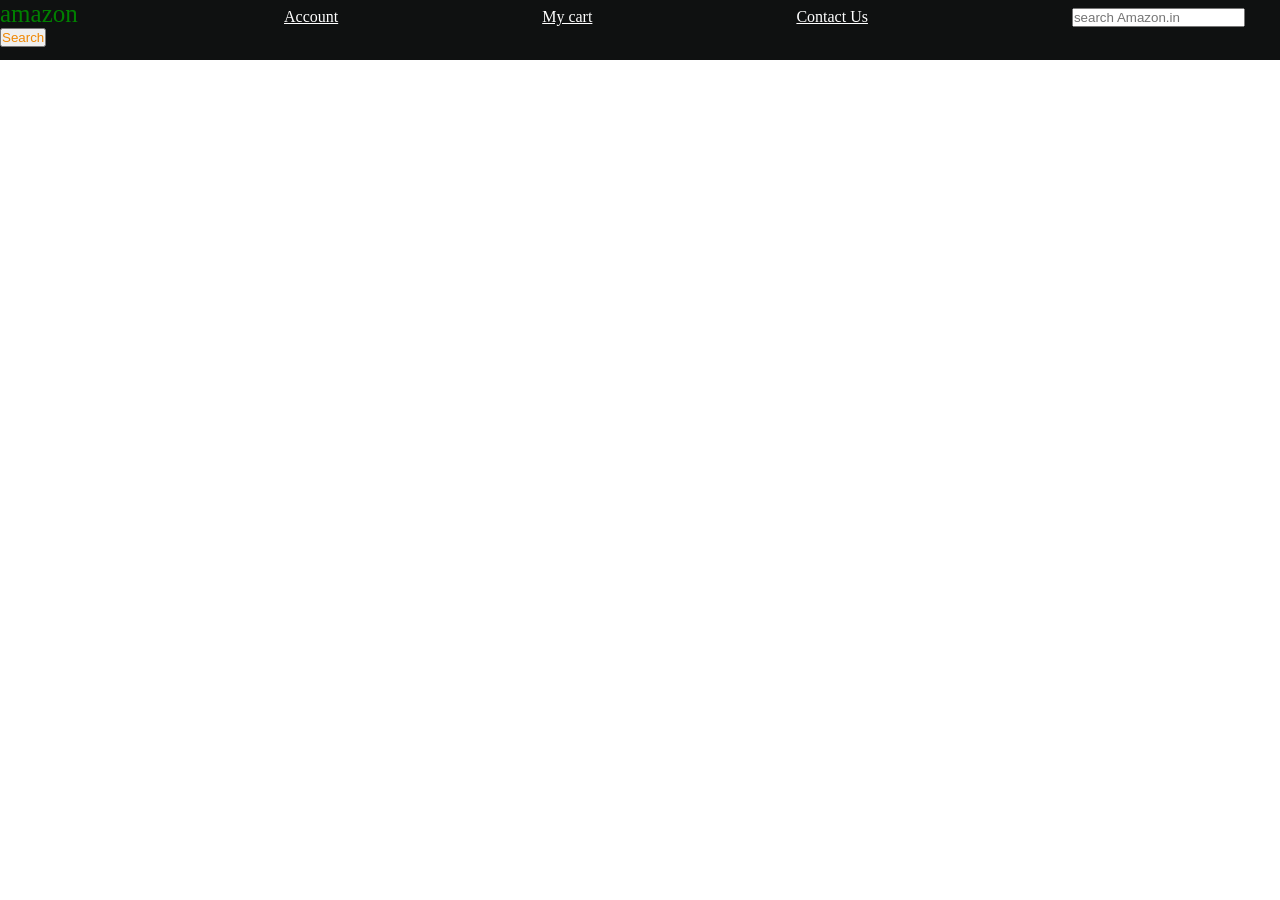
<file: CSS PRactice/index.html>
<!DOCTYPE html>
<html lang="en">
<head>
    <meta charset="UTF-8">
    <meta name="viewport" content="width=device-width, initial-scale=1.0">
    <title>Document</title>
    <link rel="stylesheet" href="style.css">
</head>
<body>
    <div id="navbar"> 
        <a id="logo"> amazon </a>
        <a href="#">Account</a>
        <a href="#">My cart</a>
        <a href="#"> Contact Us</a>  
        <input placeholder="search Amazon.in">
        <button>Search</button>
    </div>
</body>
</html>
</file>
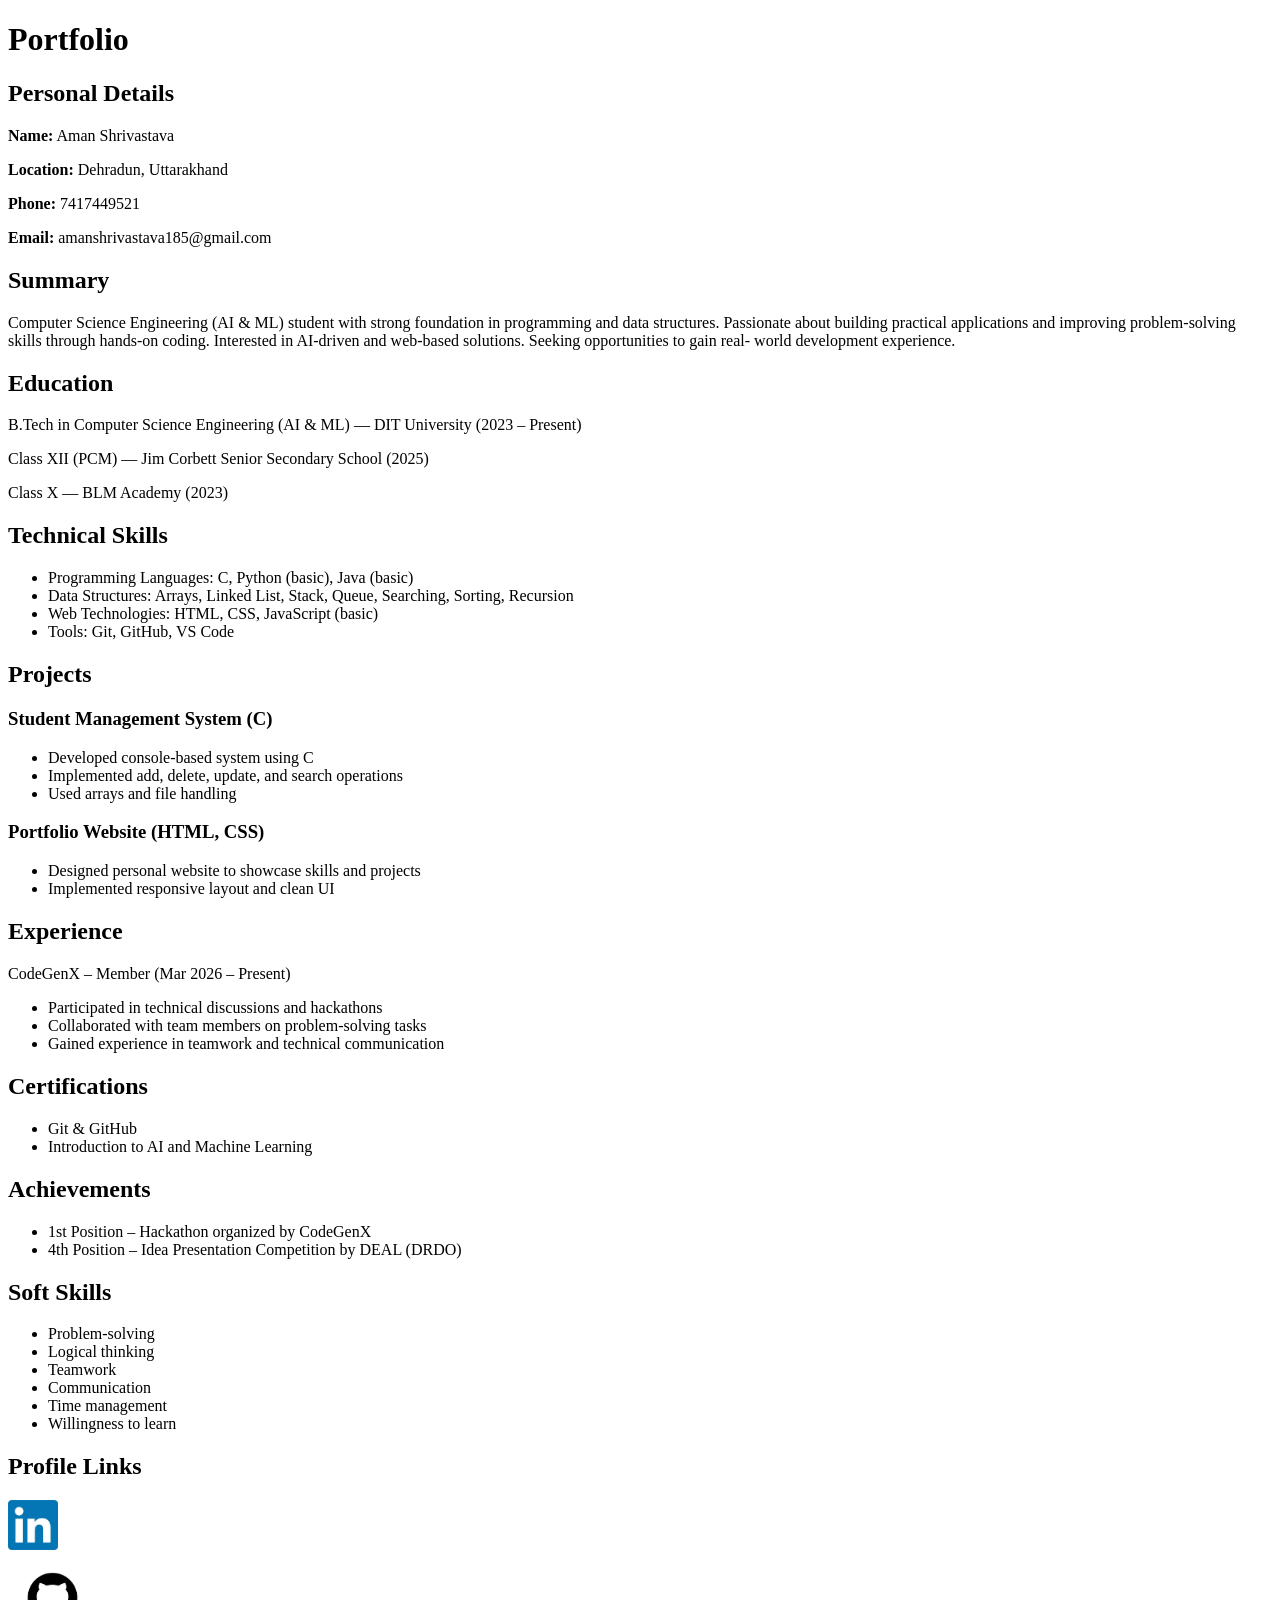
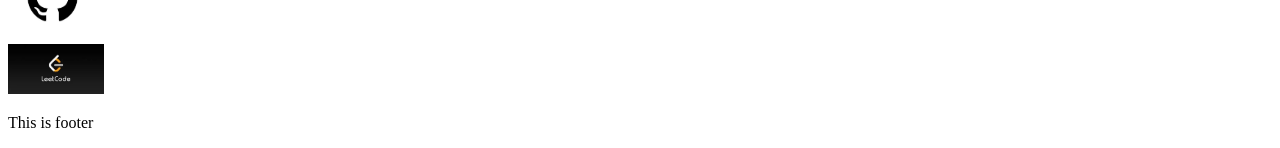
<file: home/index.html>
<!DOCTYPE html>
<html lang="en">
<head>
    <meta charset="UTF-8">
    <meta name="viewport" content="width=device-width, initial-scale=1.0">
    <title>Aman Shrivastava | Portfolio</title>
</head>
<body>

<header>
    <h1>Portfolio</h1>
</header>

<main>

<section>
    <h2>Personal Details</h2>
    <p><b>Name:</b> Aman Shrivastava</p>
    <p><b>Location:</b> Dehradun, Uttarakhand</p>
    <p><b>Phone:</b> 7417449521</p>
    <p><b>Email:</b> amanshrivastava185@gmail.com</p>
</section>

<section>
    <h2>Summary</h2>
    <p>
        Computer Science Engineering (AI & ML) student with strong foundation in programming and data
        structures. Passionate about building practical applications and improving problem-solving skills through
        hands-on coding. Interested in AI-driven and web-based solutions. Seeking opportunities to gain real-
        world development experience.
    </p>
</section>

<section>
    <h2>Education</h2>
    <p>B.Tech in Computer Science Engineering (AI & ML) — DIT University (2023 – Present)</p>
    <p>Class XII (PCM) — Jim Corbett Senior Secondary School (2025)</p>
    <p>Class X — BLM Academy (2023)</p>
</section>

<section>
    <h2>Technical Skills</h2>
    <ul>
        <li>Programming Languages: C, Python (basic), Java (basic)</li>
        <li>Data Structures: Arrays, Linked List, Stack, Queue, Searching, Sorting, Recursion</li>
        <li>Web Technologies: HTML, CSS, JavaScript (basic)</li>
        <li>Tools: Git, GitHub, VS Code</li>
    </ul>
</section>

<section>
    <h2>Projects</h2>
    <article>
        <h3>Student Management System (C)</h3>
        <ul>
            <li>Developed console-based system using C</li>
            <li>Implemented add, delete, update, and search operations</li>
            <li>Used arrays and file handling</li>
        </ul>
    </article>

    <article>
        <h3>Portfolio Website (HTML, CSS)</h3>
        <ul>
            <li>Designed personal website to showcase skills and projects</li>
            <li>Implemented responsive layout and clean UI</li>
        </ul>
    </article>
</section>

<section>
    <h2>Experience</h2>
    <p>CodeGenX – Member (Mar 2026 – Present)</p>
    <ul>
        <li>Participated in technical discussions and hackathons</li>
        <li>Collaborated with team members on problem-solving tasks</li>
        <li>Gained experience in teamwork and technical communication</li>
    </ul>
</section>

<section>
    <h2>Certifications</h2>
    <ul>
        <li>Git & GitHub</li>
        <li>Introduction to AI and Machine Learning</li>
    </ul>
</section>

<section>
    <h2>Achievements</h2>
    <ul>
        <li>1st Position – Hackathon organized by CodeGenX</li>
        <li>4th Position – Idea Presentation Competition by DEAL (DRDO)</li>
    </ul>
</section>

<section>
    <h2>Soft Skills</h2>
    <ul>
        <li>Problem-solving</li>
        <li>Logical thinking</li>
        <li>Teamwork</li>
        <li>Communication</li>
        <li>Time management</li>
        <li>Willingness to learn</li>
    </ul>
</section>

<section>
    <h2>Profile Links</h2>
    <a href="https://www.linkedin.com/in/aman-shrivastava-9267a8364" target="_blank">
        <img src="linkedin.jpg" height="50" alt="LinkedIn">
    </a>

    <br><br>

    <a href="https://github.com/Aman-Kumar-Shrivastava" target="_blank">
      <img src="github.webp" height="50" alt="GitHub">
    </a>

    <br><br>

    <a href="https://leetcode.com/u/Aman_shrivastava007/" target="_blank">
      <img src="leetcode.webp" height="50" alt="LeetCode">
    </a>
</section>

</main>

<footer>
    <p>This is footer</p>
</footer>

</body>
</html>
</file>
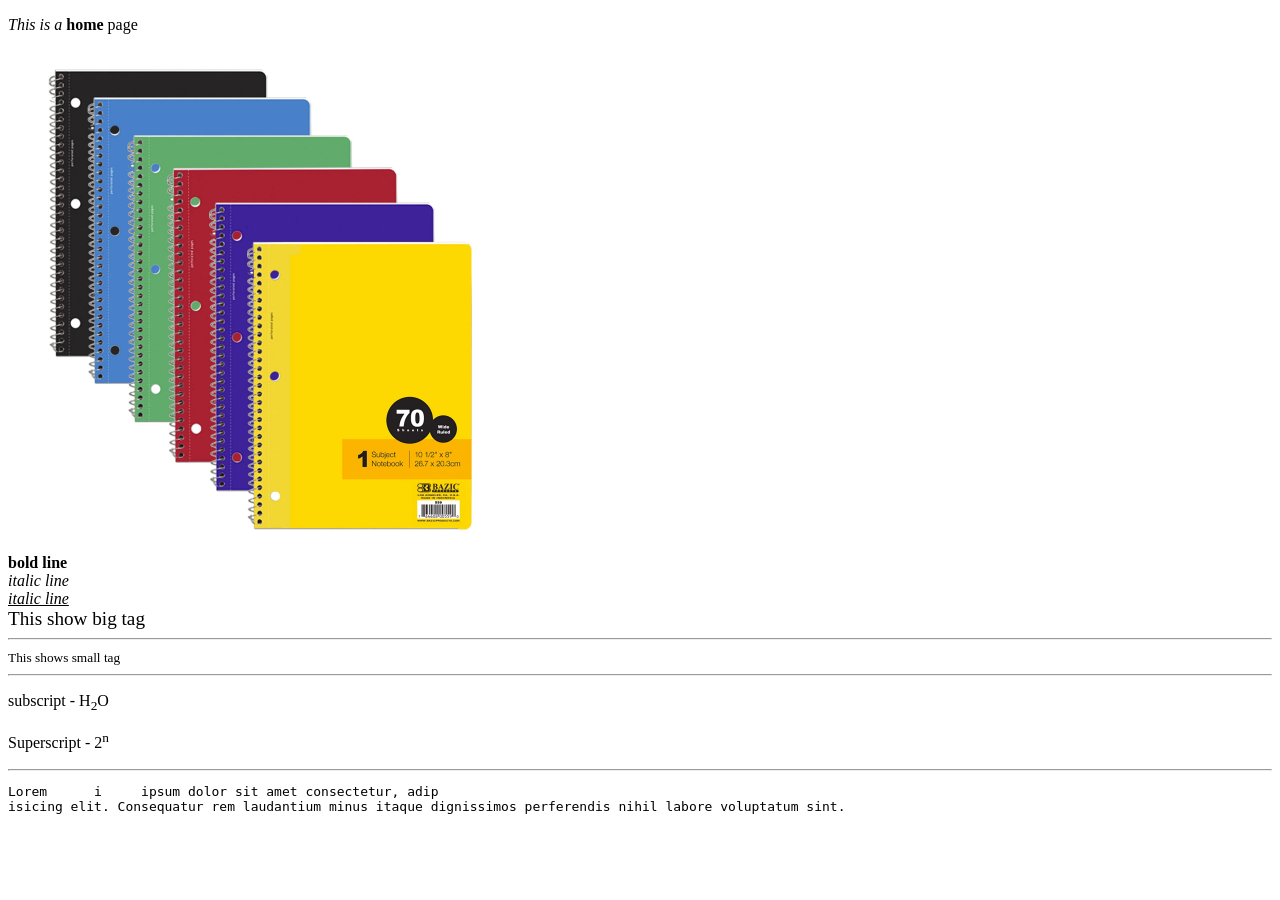
<file: home/home.html>
<!DOCTYPE html>
<html lang="en">
<head>
    <meta charset="UTF-8">
    <title>Home</title>
</head>
<body>

<p><i>This is a</i> <b>home</b> page</p>

<img src="image.webp" alt="Notebook" height="500">

<br>
<b>bold line</b>
<br>
<i>italic line</i>
<br>
<u><i>italic line</i></u>
<br>
<big>This show big tag</big>
<br>
<hr>
<small>This shows small tag</small>
<hr>

<p>subscript - H<sub>2</sub>O</p>
<p>Superscript - 2<sup>n</sup></p>

<hr>

<pre>
Lorem      i     ipsum dolor sit amet consectetur, adip
isicing elit. Consequatur rem laudantium minus itaque dignissimos perferendis nihil labore voluptatum sint.
</pre>

</body>
</html>
</file>
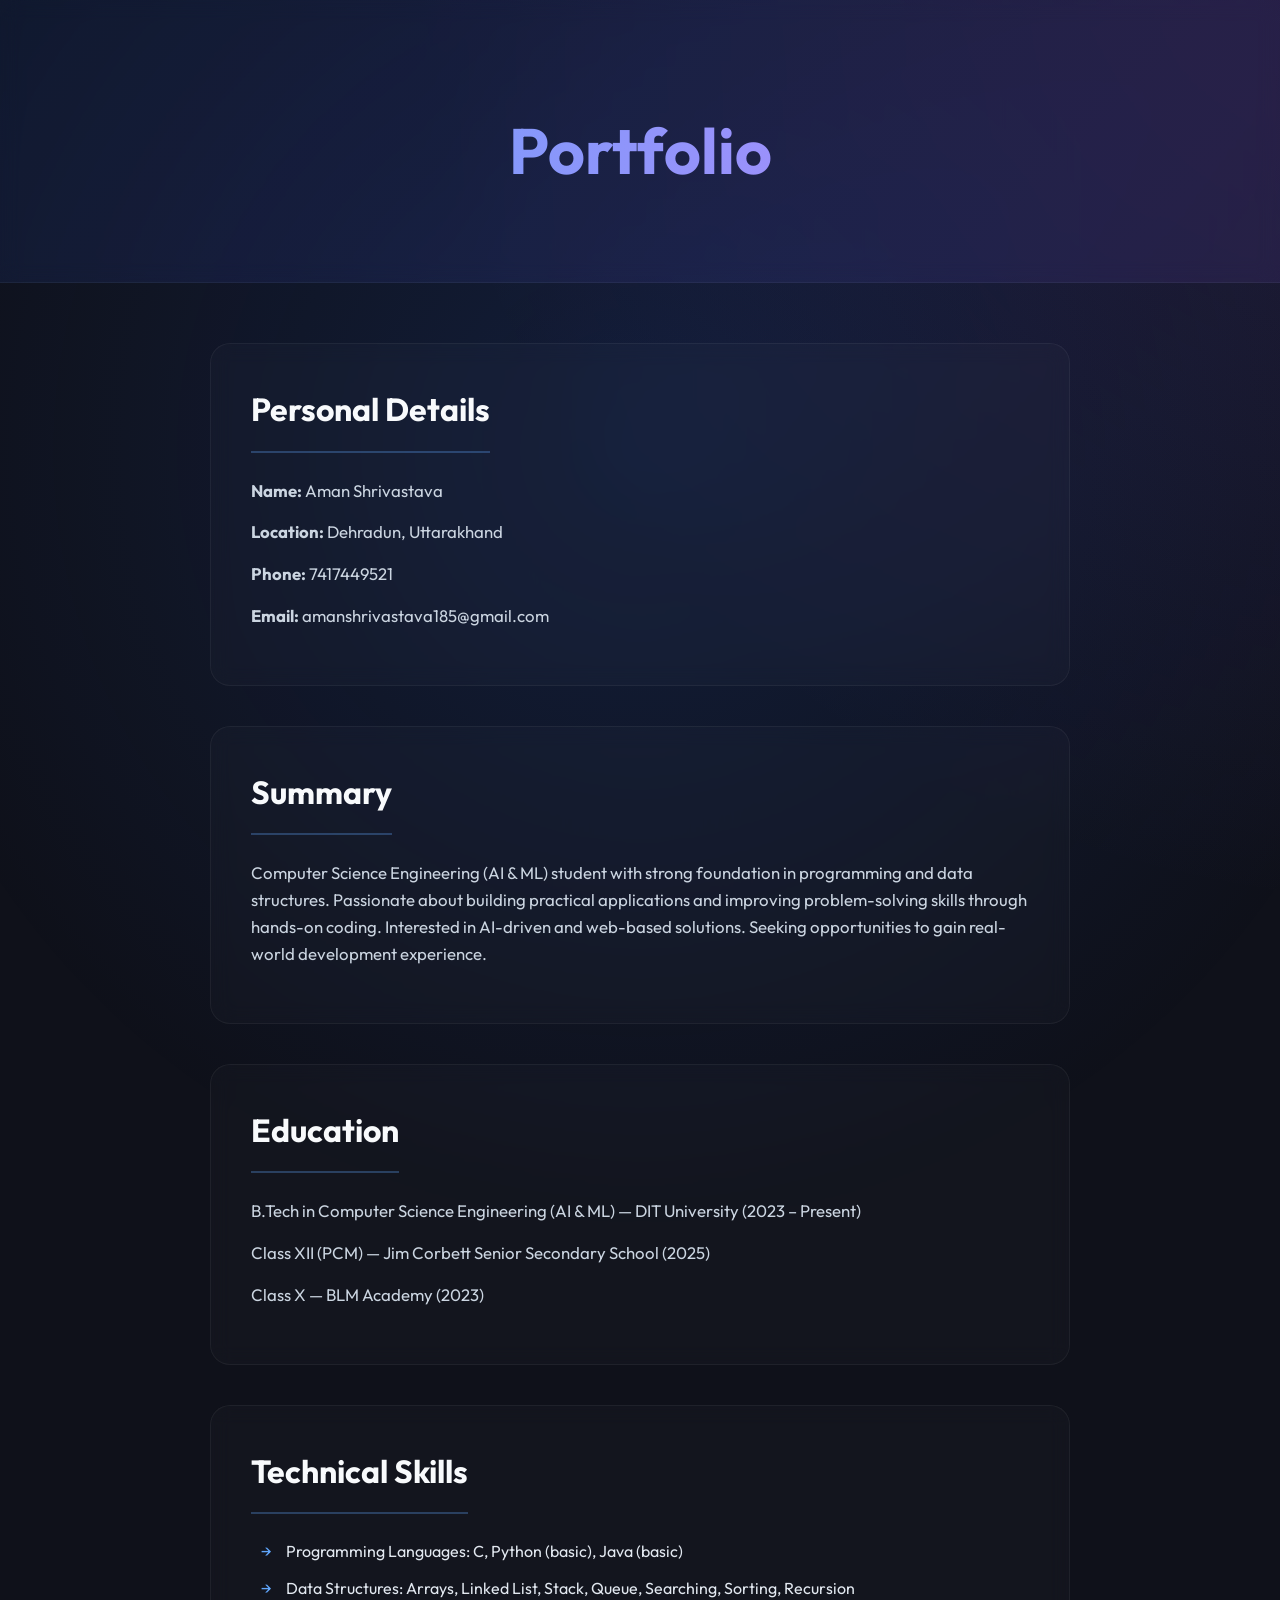
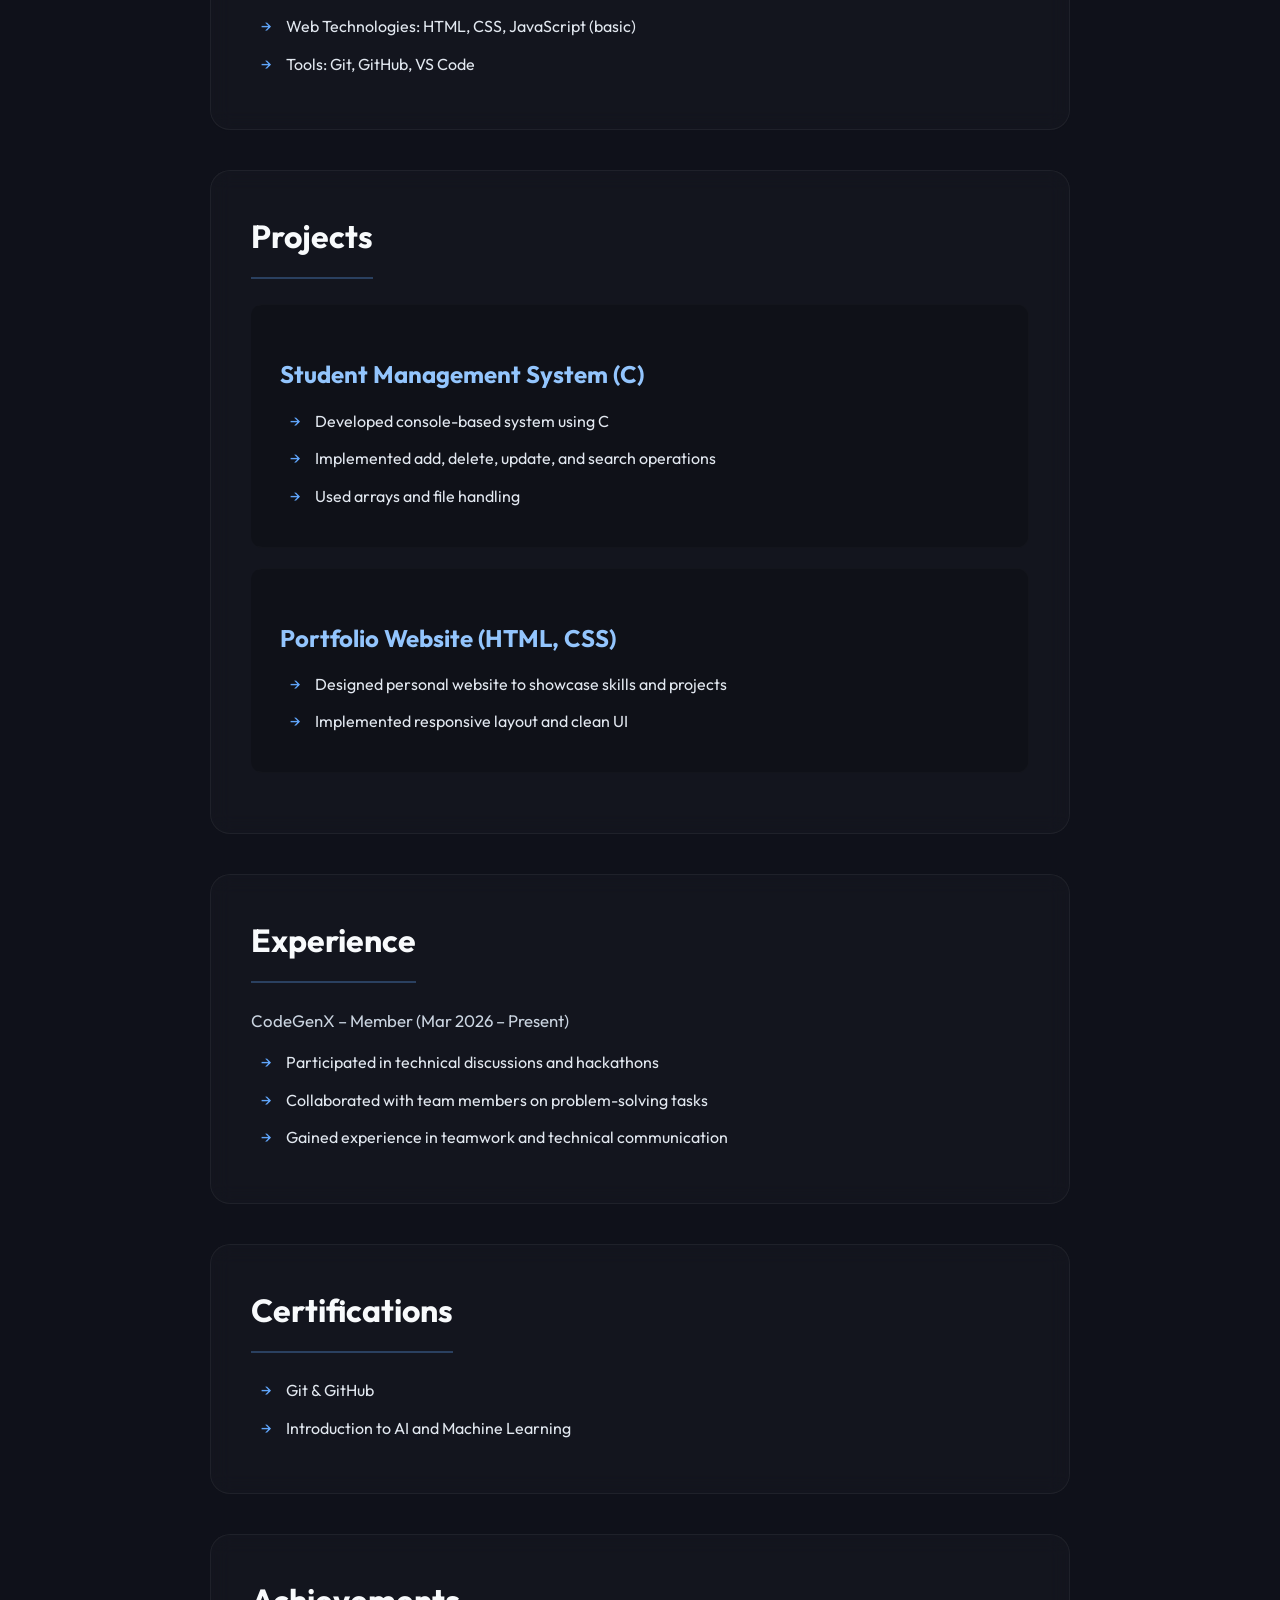
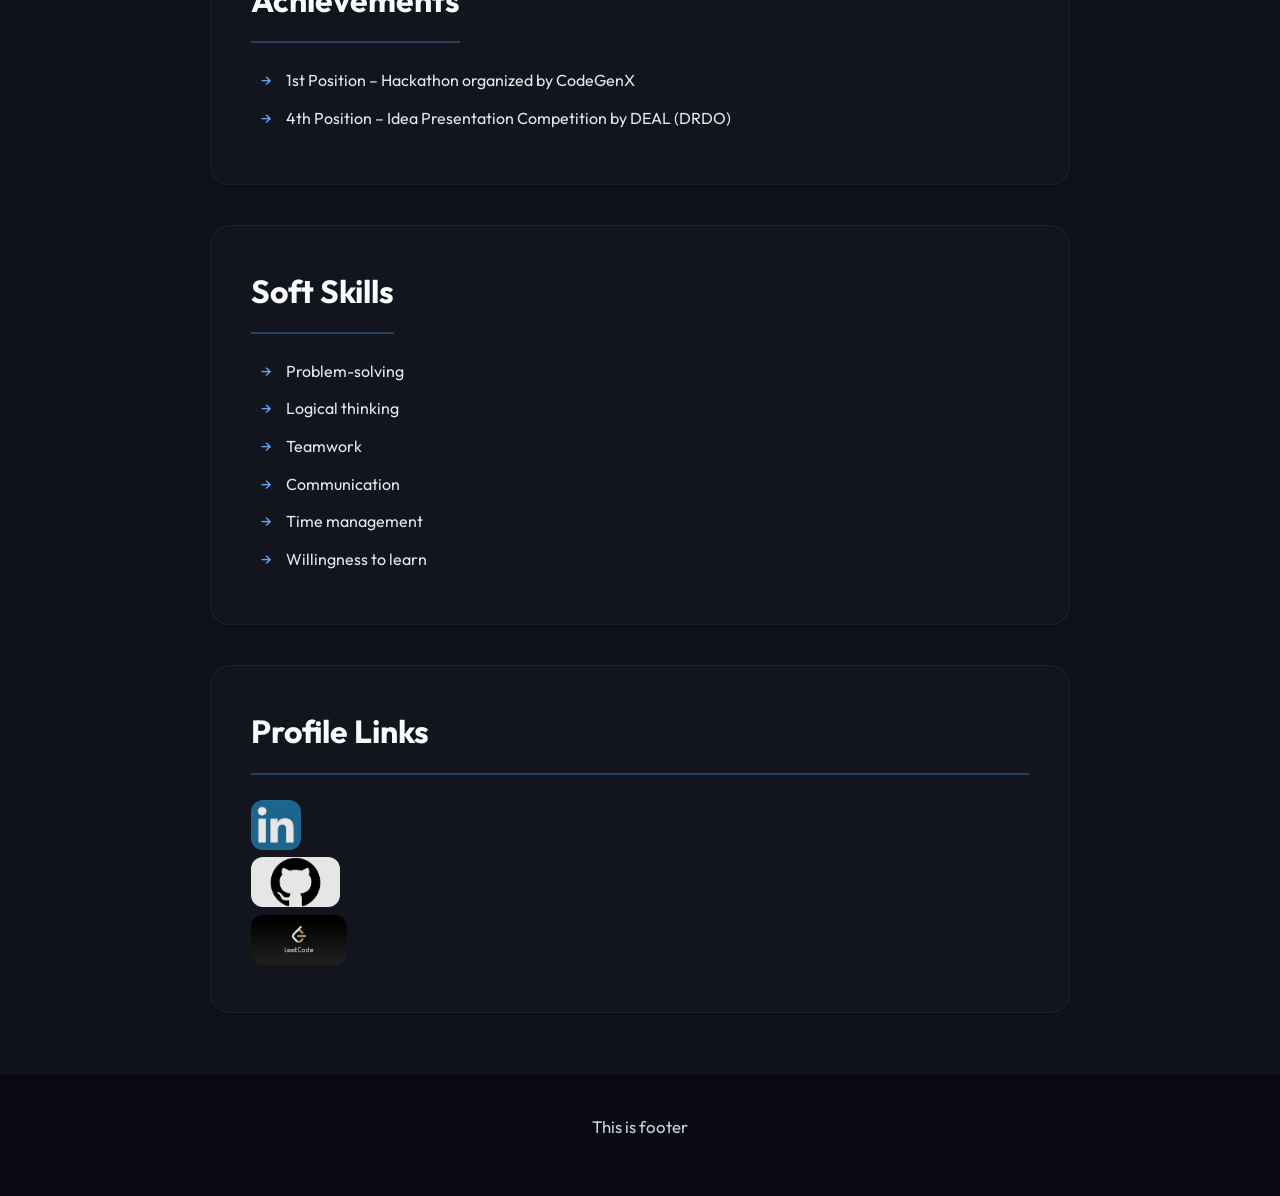
<file: home/index_dynamic.html>
<!DOCTYPE html>
<html lang="en">
<head>
    <meta charset="UTF-8">
    <meta name="viewport" content="width=device-width, initial-scale=1.0">
    <title>Aman Shrivastava | Portfolio</title>
    <link href="https://fonts.googleapis.com/css2?family=Outfit:wght@300;400;600;700&display=swap" rel="stylesheet">
    <link rel="stylesheet" href="style.css">
</head>
<body>

<header>
    <h1>Portfolio</h1>
</header>

<main>

<section>
    <h2>Personal Details</h2>
    <p><b>Name:</b> Aman Shrivastava</p>
    <p><b>Location:</b> Dehradun, Uttarakhand</p>
    <p><b>Phone:</b> 7417449521</p>
    <p><b>Email:</b> amanshrivastava185@gmail.com</p>
</section>

<section>
    <h2>Summary</h2>
    <p>
        Computer Science Engineering (AI & ML) student with strong foundation in programming and data
        structures. Passionate about building practical applications and improving problem-solving skills through
        hands-on coding. Interested in AI-driven and web-based solutions. Seeking opportunities to gain real-
        world development experience.
    </p>
</section>

<section>
    <h2>Education</h2>
    <p>B.Tech in Computer Science Engineering (AI & ML) — DIT University (2023 – Present)</p>
    <p>Class XII (PCM) — Jim Corbett Senior Secondary School (2025)</p>
    <p>Class X — BLM Academy (2023)</p>
</section>

<section>
    <h2>Technical Skills</h2>
    <ul>
        <li>Programming Languages: C, Python (basic), Java (basic)</li>
        <li>Data Structures: Arrays, Linked List, Stack, Queue, Searching, Sorting, Recursion</li>
        <li>Web Technologies: HTML, CSS, JavaScript (basic)</li>
        <li>Tools: Git, GitHub, VS Code</li>
    </ul>
</section>

<section>
    <h2>Projects</h2>
    <article>
        <h3>Student Management System (C)</h3>
        <ul>
            <li>Developed console-based system using C</li>
            <li>Implemented add, delete, update, and search operations</li>
            <li>Used arrays and file handling</li>
        </ul>
    </article>

    <article>
        <h3>Portfolio Website (HTML, CSS)</h3>
        <ul>
            <li>Designed personal website to showcase skills and projects</li>
            <li>Implemented responsive layout and clean UI</li>
        </ul>
    </article>
</section>

<section>
    <h2>Experience</h2>
    <p>CodeGenX – Member (Mar 2026 – Present)</p>
    <ul>
        <li>Participated in technical discussions and hackathons</li>
        <li>Collaborated with team members on problem-solving tasks</li>
        <li>Gained experience in teamwork and technical communication</li>
    </ul>
</section>

<section>
    <h2>Certifications</h2>
    <ul>
        <li>Git & GitHub</li>
        <li>Introduction to AI and Machine Learning</li>
    </ul>
</section>

<section>
    <h2>Achievements</h2>
    <ul>
        <li>1st Position – Hackathon organized by CodeGenX</li>
        <li>4th Position – Idea Presentation Competition by DEAL (DRDO)</li>
    </ul>
</section>

<section>
    <h2>Soft Skills</h2>
    <ul>
        <li>Problem-solving</li>
        <li>Logical thinking</li>
        <li>Teamwork</li>
        <li>Communication</li>
        <li>Time management</li>
        <li>Willingness to learn</li>
    </ul>
</section>

<section>
    <h2>Profile Links</h2>
    <a href="https://www.linkedin.com/in/aman-shrivastava-9267a8364" target="_blank">
        <img src="linkedin.jpg" height="50" alt="LinkedIn">
    </a>

    <br><br>

    <a href="https://github.com/Aman-Kumar-Shrivastava" target="_blank">
      <img src="github.webp" height="50" alt="GitHub">
    </a>

    <br><br>

    <a href="https://leetcode.com/u/Aman_shrivastava007/" target="_blank">
      <img src="leetcode.webp" height="50" alt="LeetCode">
    </a>
</section>

</main>

<footer>
    <p>This is footer</p>
</footer>

</body>
</html>
</file>
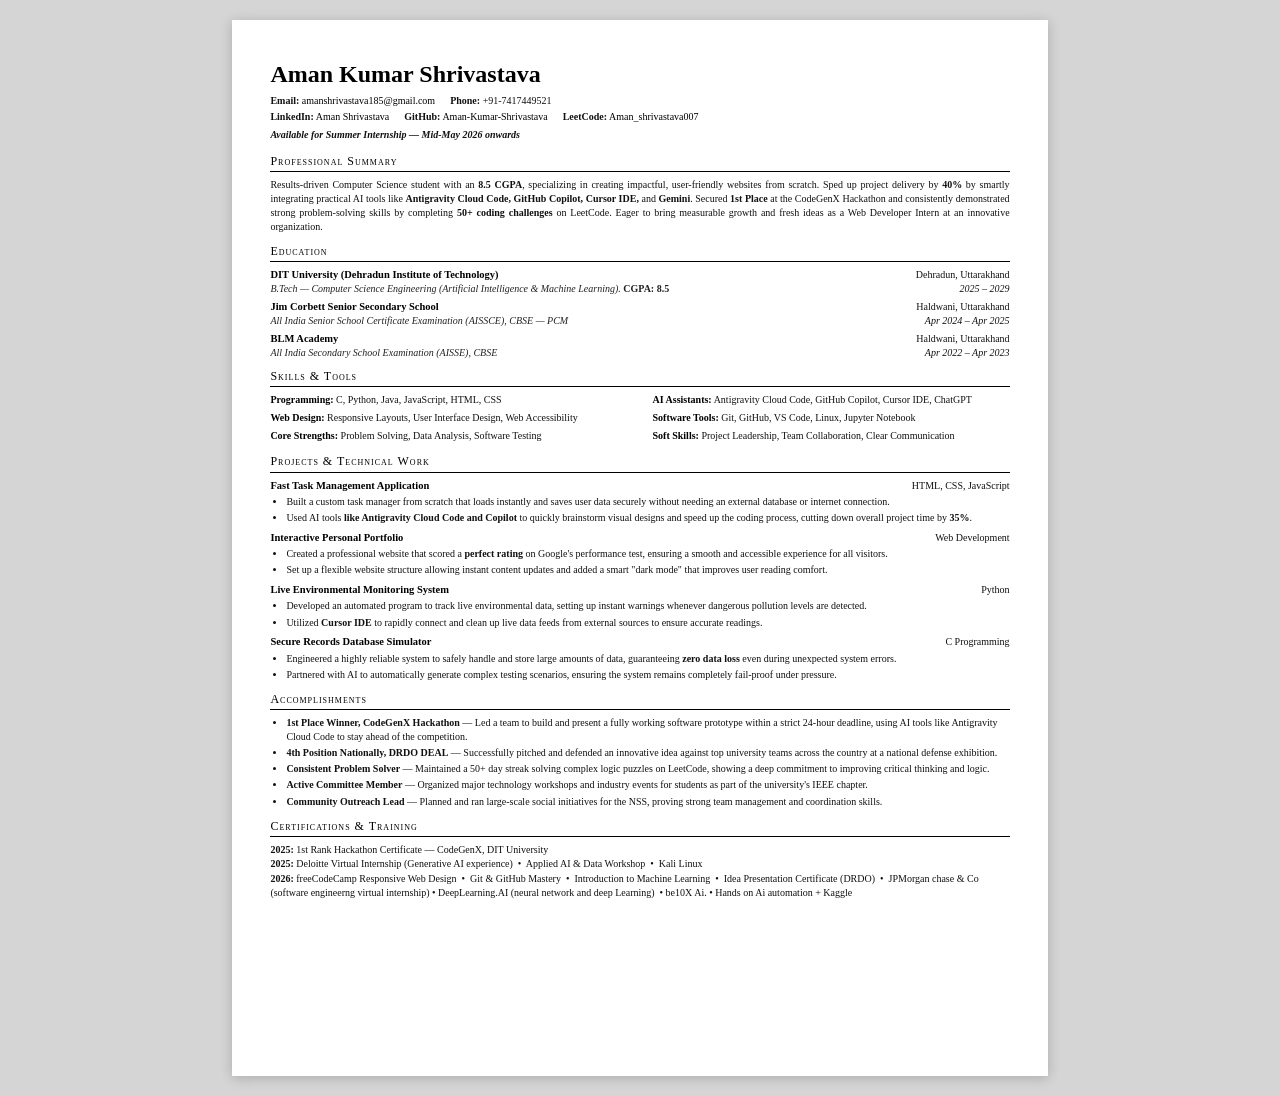
<file: my-website/Aman_Kumar_Shrivastava_Resume.html>
<!DOCTYPE html>
<html lang="en">

<head>
    <meta charset="UTF-8">
    <meta name="viewport" content="width=device-width, initial-scale=1.0">
    <title>Aman Kumar Shrivastava - Resume</title>
    <style>
        * {
            margin: 0;
            padding: 0;
            box-sizing: border-box;
        }

        body {
            font-family: 'Times New Roman', 'Georgia', serif;
            color: #111;
            background: #d5d5d5;
            display: flex;
            justify-content: center;
            padding: 20px;
        }

        .page {
            width: 8.5in;
            height: 11in;
            background: white;
            margin: 0 auto;
            padding: 0.4in;
            box-shadow: 0 2px 12px rgba(0, 0, 0, 0.2);
            overflow: hidden;
            font-size: 10px;
            line-height: 1.35;
        }

        /* ── HEADER ── */
        .header {
            margin-bottom: 10px;
        }

        .header h1 {
            font-size: 24px;
            font-weight: 700;
            color: #000;
            margin-bottom: 2px;
        }

        .header-contact {
            font-size: 10px;
            color: #111;
            line-height: 1.6;
        }

        .header-contact a {
            color: #000;
            text-decoration: none;
        }

        .header-contact .label {
            font-weight: 700;
        }

        .availability {
            display: inline-block;
            margin-top: 2px;
            font-weight: 700;
            font-size: 10px;
            color: #111;
            font-style: italic;
        }

        /* ── SECTIONS ── */
        .section {
            margin-bottom: 9px;
        }

        .section-title {
            font-size: 12px;
            font-weight: 400;
            font-variant: small-caps;
            letter-spacing: 1px;
            color: #000;
            border-bottom: 0.8px solid #000;
            padding-bottom: 2px;
            margin-bottom: 6px;
        }

        /* ── ENTRIES ── */
        .entry {
            margin-bottom: 6px;
        }

        .entry-row {
            display: flex;
            justify-content: space-between;
            align-items: baseline;
        }

        .entry-title {
            font-weight: 700;
            font-size: 10.5px;
            color: #000;
        }

        .entry-right {
            font-size: 10px;
            color: #111;
            text-align: right;
            white-space: nowrap;
            margin-left: 10px;
        }

        .entry-subtitle {
            font-style: italic;
            font-size: 10px;
            color: #222;
        }

        /* ── BULLETS ── */
        ul.bullets {
            margin-left: 16px;
            margin-top: 2px;
        }

        ul.bullets li {
            list-style-type: disc;
            margin-bottom: 2.5px;
            font-size: 10px;
            line-height: 1.38;
            color: #111;
        }

        /* ── SKILLS GRID ── */
        .skills-grid {
            display: grid;
            grid-template-columns: 1fr 1fr;
            gap: 3px 25px;
            font-size: 10px;
        }

        .skill-row {
            margin-bottom: 1px;
            line-height: 1.4;
        }

        .skill-row strong {
            color: #000;
        }

        /* ── CERT LIST ── */
        .cert-block {
            font-size: 10px;
            line-height: 1.45;
        }

        /* ── PRINT ── */
        @media print {
            body {
                background: white;
                padding: 0;
                display: block;
            }

            .page {
                box-shadow: none;
                margin: 0;
                padding: 0;
                width: 100%;
                height: auto;
            }
        }

        @page {
            size: letter;
            margin: 0.4in;
        }
    </style>
</head>

<body>
    <div class="page">

        <!-- ═══ HEADER ═══ -->
        <div class="header">
            <h1>Aman Kumar Shrivastava</h1>
            <div class="header-contact">
                <span class="label">Email:</span> <a href="mailto:amanshrivastava185@gmail.com">amanshrivastava185@gmail.com</a>
                &nbsp;&nbsp;&nbsp;&nbsp;
                <span class="label">Phone:</span> +91-7417449521
                <br>
                <span class="label">LinkedIn:</span> <a href="https://linkedin.com/in/aman-shrivastava-9267a8364">Aman Shrivastava</a>
                &nbsp;&nbsp;&nbsp;&nbsp;
                <span class="label">GitHub:</span> <a href="https://github.com/Aman-Kumar-Shrivastava">Aman-Kumar-Shrivastava</a>
                &nbsp;&nbsp;&nbsp;&nbsp;
                <span class="label">LeetCode:</span> <a href="https://leetcode.com/u/Aman_shrivastava007/">Aman_shrivastava007</a>
                <br>
                <span class="availability">Available for Summer Internship — Mid-May 2026 onwards</span>
            </div>
        </div>

        <!-- ═══ PROFESSIONAL SUMMARY ═══ -->
        <div class="section">
            <div class="section-title">Professional Summary</div>
            <div style="font-size: 10px; text-align: justify; line-height: 1.4;">
                Results-driven Computer Science student with an <strong>8.5 CGPA</strong>, specializing in creating impactful, user-friendly websites from scratch. Sped up project delivery by <strong>40%</strong> by smartly integrating practical AI tools like <strong>Antigravity Cloud Code, GitHub Copilot, Cursor IDE,</strong> and <strong>Gemini</strong>. Secured <strong>1st Place</strong> at the CodeGenX Hackathon and consistently demonstrated strong problem-solving skills by completing <strong>50+ coding challenges</strong> on LeetCode. Eager to bring measurable growth and fresh ideas as a Web Developer Intern at an innovative organization.
            </div>
        </div>

        <!-- ═══ EDUCATION ═══ -->
        <div class="section">
            <div class="section-title">Education</div>

            <div class="entry" style="margin-bottom: 4px;">
                <div class="entry-row">
                    <span class="entry-title">DIT University (Dehradun Institute of Technology)</span>
                    <span class="entry-right">Dehradun, Uttarakhand</span>
                </div>
                <div class="entry-row">
                    <span class="entry-subtitle">B.Tech — Computer Science Engineering (Artificial Intelligence &amp;
                        Machine Learning). <strong style="font-style:normal;">CGPA: 8.5</strong></span>
                    <span class="entry-right"><em>2025 – 2029</em></span>
                </div>
            </div>

            <div class="entry" style="margin-bottom: 4px;">
                <div class="entry-row">
                    <span class="entry-title">Jim Corbett Senior Secondary School</span>
                    <span class="entry-right">Haldwani, Uttarakhand</span>
                </div>
                <div class="entry-row">
                    <span class="entry-subtitle">All India Senior School Certificate Examination (AISSCE), CBSE — PCM</span>
                    <span class="entry-right"><em>Apr 2024 – Apr 2025</em></span>
                </div>
            </div>

            <div class="entry" style="margin-bottom: 4px;">
                <div class="entry-row">
                    <span class="entry-title">BLM Academy</span>
                    <span class="entry-right">Haldwani, Uttarakhand</span>
                </div>
                <div class="entry-row">
                    <span class="entry-subtitle">All India Secondary School Examination (AISSE), CBSE</span>
                    <span class="entry-right"><em>Apr 2022 – Apr 2023</em></span>
                </div>
            </div>
        </div>

        <!-- ═══ TECHNICAL SKILLS ═══ -->
        <div class="section">
            <div class="section-title">Skills &amp; Tools</div>
            <div class="skills-grid">
                <div class="skill-row"><strong>Programming:</strong> C, Python, Java, JavaScript, HTML, CSS</div>
                <div class="skill-row"><strong>AI Assistants:</strong> Antigravity Cloud Code, GitHub Copilot, Cursor IDE, ChatGPT</div>
                <div class="skill-row"><strong>Web Design:</strong> Responsive Layouts, User Interface Design, Web Accessibility</div>
                <div class="skill-row"><strong>Software Tools:</strong> Git, GitHub, VS Code, Linux, Jupyter Notebook</div>
                <div class="skill-row"><strong>Core Strengths:</strong> Problem Solving, Data Analysis, Software Testing</div>
                <div class="skill-row"><strong>Soft Skills:</strong> Project Leadership, Team Collaboration, Clear Communication</div>
            </div>
        </div>

        <!-- ═══ PROJECTS ═══ -->
        <div class="section">
            <div class="section-title">Projects &amp; Technical Work</div>

            <div class="entry">
                <div class="entry-row">
                    <span class="entry-title">Fast Task Management Application</span>
                    <span class="entry-right">HTML, CSS, JavaScript</span>
                </div>
                <ul class="bullets">
                    <li>Built a custom task manager from scratch that loads instantly and saves user data securely without needing an external database or internet connection.</li>
                    <li>Used AI tools <strong>like Antigravity Cloud Code and Copilot</strong> to quickly brainstorm visual designs and speed up the coding process, cutting down overall project time by <strong>35%</strong>.</li>
                </ul>
            </div>

            <div class="entry">
                <div class="entry-row">
                    <span class="entry-title">Interactive Personal Portfolio</span>
                    <span class="entry-right">Web Development</span>
                </div>
                <ul class="bullets">
                    <li>Created a professional website that scored a <strong>perfect rating</strong> on Google's performance test, ensuring a smooth and accessible experience for all visitors.</li>
                    <li>Set up a flexible website structure allowing instant content updates and added a smart "dark mode" that improves user reading comfort.</li>
                </ul>
            </div>

            <div class="entry">
                <div class="entry-row">
                    <span class="entry-title">Live Environmental Monitoring System</span>
                    <span class="entry-right">Python</span>
                </div>
                <ul class="bullets">
                    <li>Developed an automated program to track live environmental data, setting up instant warnings whenever dangerous pollution levels are detected.</li>
                    <li>Utilized <strong>Cursor IDE</strong> to rapidly connect and clean up live data feeds from external sources to ensure accurate readings.</li>
                </ul>
            </div>

            <div class="entry">
                <div class="entry-row">
                    <span class="entry-title">Secure Records Database Simulator</span>
                    <span class="entry-right">C Programming</span>
                </div>
                <ul class="bullets">
                    <li>Engineered a highly reliable system to safely handle and store large amounts of data, guaranteeing <strong>zero data loss</strong> even during unexpected system errors.</li>
                    <li>Partnered with AI to automatically generate complex testing scenarios, ensuring the system remains completely fail-proof under pressure.</li>
                </ul>
            </div>
        </div>

        <!-- ═══ ACCOMPLISHMENTS ═══ -->
        <div class="section">
            <div class="section-title">Accomplishments</div>
            <ul class="bullets">
                <li><strong>1st Place Winner, CodeGenX Hackathon</strong> — Led a team to build and present a fully working software prototype within a strict 24-hour deadline, using AI tools like Antigravity Cloud Code to stay ahead of the competition.</li>
                <li><strong>4th Position Nationally, DRDO DEAL</strong> — Successfully pitched and defended an innovative idea against top university teams across the country at a national defense exhibition.</li>
                <li><strong>Consistent Problem Solver</strong> — Maintained a 50+ day streak solving complex logic puzzles on LeetCode, showing a deep commitment to improving critical thinking and logic.</li>
                <li><strong>Active Committee Member</strong> — Organized major technology workshops and industry events for students as part of the university's IEEE chapter.</li>
                <li><strong>Community Outreach Lead</strong> — Planned and ran large-scale social initiatives for the NSS, proving strong team management and coordination skills.</li>
            </ul>
        </div>

        <!-- ═══ CERTIFICATIONS ═══ -->
        <div class="section" style="margin-bottom: 0;">
            <div class="section-title">Certifications &amp; Training</div>
            <div class="cert-block">
                <strong>2025:</strong> 1st Rank Hackathon Certificate — CodeGenX, DIT University
                <br>
                <strong>2025:</strong> Deloitte Virtual Internship (Generative AI experience) &nbsp;•&nbsp; Applied AI &amp; Data Workshop &nbsp;•&nbsp; Kali Linux
                <br>
                <strong>2026:</strong> freeCodeCamp Responsive Web Design &nbsp;•&nbsp; Git &amp; GitHub Mastery &nbsp;•&nbsp; Introduction to Machine Learning &nbsp;•&nbsp; Idea Presentation Certificate (DRDO) &nbsp;•&nbsp; JPMorgan chase & Co (software engineerng virtual internship)&nbsp;•&nbsp;DeepLearning.AI (neural network and deep Learning) &nbsp;•&nbsp;be10X Ai.&nbsp;•&nbsp;Hands on Ai automation + Kaggle
            </div>
        </div>

    </div>

    <script>
        window.addEventListener('load', function () {
            console.log('Resume loaded — Press Ctrl+P to print/save as PDF. Set margins to NONE for best results.');
        });
    </script>
</body>

</html>
</file>
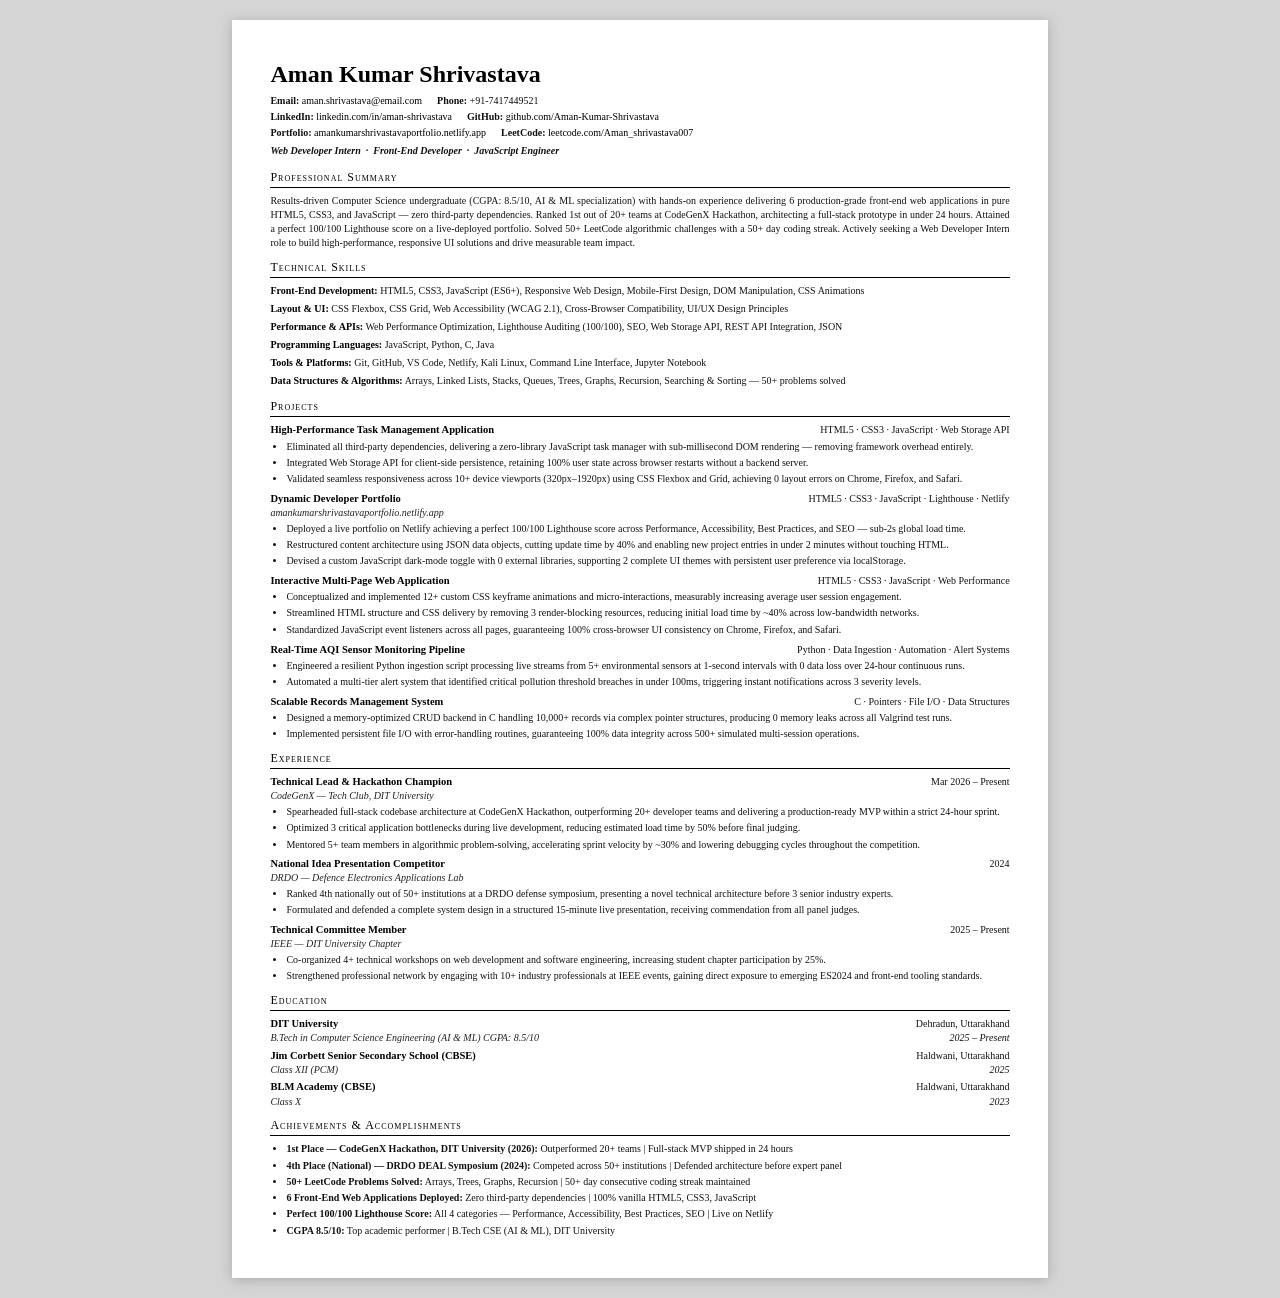
<file: my-website/Aman_Kumar_Shrivastava_Resume_Combined.html>
<!DOCTYPE html>
<html lang="en">

<head>
    <meta charset="UTF-8">
    <meta name="viewport" content="width=device-width, initial-scale=1.0">
    <title>Aman Kumar Shrivastava - Resume</title>
    <style>
        * {
            margin: 0;
            padding: 0;
            box-sizing: border-box;
        }

        body {
            font-family: 'Times New Roman', 'Georgia', serif;
            color: #111;
            background: #d5d5d5;
            display: flex;
            justify-content: center;
            padding: 20px;
        }

        .page {
            width: 8.5in;
            min-height: 11in;
            background: white;
            margin: 0 auto;
            padding: 0.4in;
            box-shadow: 0 2px 12px rgba(0, 0, 0, 0.2);
            overflow: hidden;
            font-size: 10px;
            line-height: 1.35;
        }

        /* ── HEADER ── */
        .header {
            margin-bottom: 10px;
        }

        .header h1 {
            font-size: 24px;
            font-weight: 700;
            color: #000;
            margin-bottom: 2px;
        }

        .header-contact {
            font-size: 10px;
            color: #111;
            line-height: 1.6;
        }

        .header-contact a {
            color: #000;
            text-decoration: none;
        }

        .header-contact .label {
            font-weight: 700;
        }

        .availability {
            display: inline-block;
            margin-top: 2px;
            font-weight: 700;
            font-size: 10px;
            color: #111;
            font-style: italic;
        }

        /* ── SECTIONS ── */
        .section {
            margin-bottom: 9px;
        }

        .section-title {
            font-size: 12px;
            font-weight: 400;
            font-variant: small-caps;
            letter-spacing: 1px;
            color: #000;
            border-bottom: 0.8px solid #000;
            padding-bottom: 2px;
            margin-bottom: 6px;
        }

        /* ── ENTRIES ── */
        .entry {
            margin-bottom: 6px;
        }

        .entry-row {
            display: flex;
            justify-content: space-between;
            align-items: baseline;
        }

        .entry-title {
            font-weight: 700;
            font-size: 10.5px;
            color: #000;
        }

        .entry-right {
            font-size: 10px;
            color: #111;
            text-align: right;
            white-space: nowrap;
            margin-left: 10px;
        }

        .entry-subtitle {
            font-style: italic;
            font-size: 10px;
            color: #222;
        }

        /* ── BULLETS ── */
        ul.bullets {
            margin-left: 16px;
            margin-top: 2px;
        }

        ul.bullets li {
            list-style-type: disc;
            margin-bottom: 2.5px;
            font-size: 10px;
            line-height: 1.38;
            color: #111;
        }

        /* ── SKILLS GRID ── */
        .skills-grid {
            display: grid;
            grid-template-columns: 1fr;
            gap: 3px 25px;
            font-size: 10px;
        }

        .skill-row {
            margin-bottom: 1px;
            line-height: 1.4;
        }

        .skill-row strong {
            color: #000;
        }

        /* ── CERT LIST ── */
        .cert-block {
            font-size: 10px;
            line-height: 1.45;
        }

        /* ── PRINT ── */
        @media print {
            body {
                background: white;
                padding: 0;
                display: block;
            }

            .page {
                box-shadow: none;
                margin: 0;
                padding: 0.4in;
                width: 100%;
                height: auto;
            }
        }

        @page {
            size: letter;
            margin: 0;
        }
    </style>
</head>

<body>
    <div class="page">

        <!-- ═══ HEADER ═══ -->
        <div class="header">
            <h1>Aman Kumar Shrivastava</h1>
            <div class="header-contact">
                <span class="label">Email:</span> <a href="mailto:aman.shrivastava@email.com">aman.shrivastava@email.com</a>
                &nbsp;&nbsp;&nbsp;&nbsp;
                <span class="label">Phone:</span> +91-7417449521
                <br>
                <span class="label">LinkedIn:</span> <a href="https://linkedin.com/in/aman-shrivastava">linkedin.com/in/aman-shrivastava</a>
                &nbsp;&nbsp;&nbsp;&nbsp;
                <span class="label">GitHub:</span> <a href="https://github.com/Aman-Kumar-Shrivastava">github.com/Aman-Kumar-Shrivastava</a>
                <br>
                <span class="label">Portfolio:</span> <a href="https://amankumarshrivastavaportfolio.netlify.app">amankumarshrivastavaportfolio.netlify.app</a>
                &nbsp;&nbsp;&nbsp;&nbsp;
                <span class="label">LeetCode:</span> <a href="https://leetcode.com/Aman_shrivastava007">leetcode.com/Aman_shrivastava007</a>
                <br>
                <span class="availability">Web Developer Intern &nbsp;·&nbsp; Front-End Developer &nbsp;·&nbsp; JavaScript Engineer</span>
            </div>
        </div>

        <!-- ═══ PROFESSIONAL SUMMARY ═══ -->
        <div class="section">
            <div class="section-title">Professional Summary</div>
            <div style="font-size: 10px; text-align: justify; line-height: 1.4;">
                Results-driven Computer Science undergraduate (CGPA: 8.5/10, AI & ML specialization) with hands-on experience delivering 6 production-grade front-end web applications in pure HTML5, CSS3, and JavaScript — zero third-party dependencies. Ranked 1st out of 20+ teams at CodeGenX Hackathon, architecting a full-stack prototype in under 24 hours. Attained a perfect 100/100 Lighthouse score on a live-deployed portfolio. Solved 50+ LeetCode algorithmic challenges with a 50+ day coding streak. Actively seeking a Web Developer Intern role to build high-performance, responsive UI solutions and drive measurable team impact.
            </div>
        </div>

        <!-- ═══ TECHNICAL SKILLS ═══ -->
        <div class="section">
            <div class="section-title">Technical Skills</div>
            <div class="skills-grid">
                <div class="skill-row"><strong>Front-End Development:</strong> HTML5, CSS3, JavaScript (ES6+), Responsive Web Design, Mobile-First Design, DOM Manipulation, CSS Animations</div>
                <div class="skill-row"><strong>Layout & UI:</strong> CSS Flexbox, CSS Grid, Web Accessibility (WCAG 2.1), Cross-Browser Compatibility, UI/UX Design Principles</div>
                <div class="skill-row"><strong>Performance & APIs:</strong> Web Performance Optimization, Lighthouse Auditing (100/100), SEO, Web Storage API, REST API Integration, JSON</div>
                <div class="skill-row"><strong>Programming Languages:</strong> JavaScript, Python, C, Java</div>
                <div class="skill-row"><strong>Tools & Platforms:</strong> Git, GitHub, VS Code, Netlify, Kali Linux, Command Line Interface, Jupyter Notebook</div>
                <div class="skill-row"><strong>Data Structures & Algorithms:</strong> Arrays, Linked Lists, Stacks, Queues, Trees, Graphs, Recursion, Searching & Sorting — 50+ problems solved</div>
            </div>
        </div>

        <!-- ═══ PROJECTS ═══ -->
        <div class="section">
            <div class="section-title">Projects</div>

            <div class="entry">
                <div class="entry-row">
                    <span class="entry-title">High-Performance Task Management Application</span>
                    <span class="entry-right">HTML5 · CSS3 · JavaScript · Web Storage API</span>
                </div>
                <ul class="bullets">
                    <li>Eliminated all third-party dependencies, delivering a zero-library JavaScript task manager with sub-millisecond DOM rendering — removing framework overhead entirely.</li>
                    <li>Integrated Web Storage API for client-side persistence, retaining 100% user state across browser restarts without a backend server.</li>
                    <li>Validated seamless responsiveness across 10+ device viewports (320px–1920px) using CSS Flexbox and Grid, achieving 0 layout errors on Chrome, Firefox, and Safari.</li>
                </ul>
            </div>

            <div class="entry">
                <div class="entry-row">
                    <span class="entry-title">Dynamic Developer Portfolio</span>
                    <span class="entry-right">HTML5 · CSS3 · JavaScript · Lighthouse · Netlify</span>
                </div>
                <div class="entry-row">
                    <span class="entry-subtitle"><a href="https://amankumarshrivastavaportfolio.netlify.app" style="color: #222; text-decoration: none;">amankumarshrivastavaportfolio.netlify.app</a></span>
                </div>
                <ul class="bullets">
                    <li>Deployed a live portfolio on Netlify achieving a perfect 100/100 Lighthouse score across Performance, Accessibility, Best Practices, and SEO — sub-2s global load time.</li>
                    <li>Restructured content architecture using JSON data objects, cutting update time by 40% and enabling new project entries in under 2 minutes without touching HTML.</li>
                    <li>Devised a custom JavaScript dark-mode toggle with 0 external libraries, supporting 2 complete UI themes with persistent user preference via localStorage.</li>
                </ul>
            </div>

            <div class="entry">
                <div class="entry-row">
                    <span class="entry-title">Interactive Multi-Page Web Application</span>
                    <span class="entry-right">HTML5 · CSS3 · JavaScript · Web Performance</span>
                </div>
                <ul class="bullets">
                    <li>Conceptualized and implemented 12+ custom CSS keyframe animations and micro-interactions, measurably increasing average user session engagement.</li>
                    <li>Streamlined HTML structure and CSS delivery by removing 3 render-blocking resources, reducing initial load time by ~40% across low-bandwidth networks.</li>
                    <li>Standardized JavaScript event listeners across all pages, guaranteeing 100% cross-browser UI consistency on Chrome, Firefox, and Safari.</li>
                </ul>
            </div>

            <div class="entry">
                <div class="entry-row">
                    <span class="entry-title">Real-Time AQI Sensor Monitoring Pipeline</span>
                    <span class="entry-right">Python · Data Ingestion · Automation · Alert Systems</span>
                </div>
                <ul class="bullets">
                    <li>Engineered a resilient Python ingestion script processing live streams from 5+ environmental sensors at 1-second intervals with 0 data loss over 24-hour continuous runs.</li>
                    <li>Automated a multi-tier alert system that identified critical pollution threshold breaches in under 100ms, triggering instant notifications across 3 severity levels.</li>
                </ul>
            </div>

            <div class="entry">
                <div class="entry-row">
                    <span class="entry-title">Scalable Records Management System</span>
                    <span class="entry-right">C · Pointers · File I/O · Data Structures</span>
                </div>
                <ul class="bullets">
                    <li>Designed a memory-optimized CRUD backend in C handling 10,000+ records via complex pointer structures, producing 0 memory leaks across all Valgrind test runs.</li>
                    <li>Implemented persistent file I/O with error-handling routines, guaranteeing 100% data integrity across 500+ simulated multi-session operations.</li>
                </ul>
            </div>
        </div>

        <!-- ═══ EXPERIENCE ═══ -->
        <div class="section">
            <div class="section-title">Experience</div>

            <div class="entry">
                <div class="entry-row">
                    <span class="entry-title">Technical Lead & Hackathon Champion</span>
                    <span class="entry-right">Mar 2026 – Present</span>
                </div>
                <div class="entry-row">
                    <span class="entry-subtitle">CodeGenX — Tech Club, DIT University</span>
                </div>
                <ul class="bullets">
                    <li>Spearheaded full-stack codebase architecture at CodeGenX Hackathon, outperforming 20+ developer teams and delivering a production-ready MVP within a strict 24-hour sprint.</li>
                    <li>Optimized 3 critical application bottlenecks during live development, reducing estimated load time by 50% before final judging.</li>
                    <li>Mentored 5+ team members in algorithmic problem-solving, accelerating sprint velocity by ~30% and lowering debugging cycles throughout the competition.</li>
                </ul>
            </div>

            <div class="entry">
                <div class="entry-row">
                    <span class="entry-title">National Idea Presentation Competitor</span>
                    <span class="entry-right">2024</span>
                </div>
                <div class="entry-row">
                    <span class="entry-subtitle">DRDO — Defence Electronics Applications Lab</span>
                </div>
                <ul class="bullets">
                    <li>Ranked 4th nationally out of 50+ institutions at a DRDO defense symposium, presenting a novel technical architecture before 3 senior industry experts.</li>
                    <li>Formulated and defended a complete system design in a structured 15-minute live presentation, receiving commendation from all panel judges.</li>
                </ul>
            </div>

            <div class="entry">
                <div class="entry-row">
                    <span class="entry-title">Technical Committee Member</span>
                    <span class="entry-right">2025 – Present</span>
                </div>
                <div class="entry-row">
                    <span class="entry-subtitle">IEEE — DIT University Chapter</span>
                </div>
                <ul class="bullets">
                    <li>Co-organized 4+ technical workshops on web development and software engineering, increasing student chapter participation by 25%.</li>
                    <li>Strengthened professional network by engaging with 10+ industry professionals at IEEE events, gaining direct exposure to emerging ES2024 and front-end tooling standards.</li>
                </ul>
            </div>
        </div>

        <!-- ═══ EDUCATION ═══ -->
        <div class="section">
            <div class="section-title">Education</div>

            <div class="entry" style="margin-bottom: 4px;">
                <div class="entry-row">
                    <span class="entry-title">DIT University</span>
                    <span class="entry-right">Dehradun, Uttarakhand</span>
                </div>
                <div class="entry-row">
                    <span class="entry-subtitle">B.Tech in Computer Science Engineering (AI &amp; ML) CGPA: 8.5/10</span>
                    <span class="entry-right"><em>2025 – Present</em></span>
                </div>
            </div>

            <div class="entry" style="margin-bottom: 4px;">
                <div class="entry-row">
                    <span class="entry-title">Jim Corbett Senior Secondary School (CBSE)</span>
                    <span class="entry-right">Haldwani, Uttarakhand</span>
                </div>
                <div class="entry-row">
                    <span class="entry-subtitle">Class XII (PCM)</span>
                    <span class="entry-right"><em>2025</em></span>
                </div>
            </div>

            <div class="entry" style="margin-bottom: 4px;">
                <div class="entry-row">
                    <span class="entry-title">BLM Academy (CBSE)</span>
                    <span class="entry-right">Haldwani, Uttarakhand</span>
                </div>
                <div class="entry-row">
                    <span class="entry-subtitle">Class X</span>
                    <span class="entry-right"><em>2023</em></span>
                </div>
            </div>
        </div>

        <!-- ═══ ACHIEVEMENTS & ACCOMPLISHMENTS ═══ -->
        <div class="section" style="margin-bottom: 0;">
            <div class="section-title">Achievements & Accomplishments</div>
            <ul class="bullets">
                <li><strong>1st Place — CodeGenX Hackathon, DIT University (2026):</strong> Outperformed 20+ teams | Full-stack MVP shipped in 24 hours</li>
                <li><strong>4th Place (National) — DRDO DEAL Symposium (2024):</strong> Competed across 50+ institutions | Defended architecture before expert panel</li>
                <li><strong>50+ LeetCode Problems Solved:</strong> Arrays, Trees, Graphs, Recursion | 50+ day consecutive coding streak maintained</li>
                <li><strong>6 Front-End Web Applications Deployed:</strong> Zero third-party dependencies | 100% vanilla HTML5, CSS3, JavaScript</li>
                <li><strong>Perfect 100/100 Lighthouse Score:</strong> All 4 categories — Performance, Accessibility, Best Practices, SEO | Live on Netlify</li>
                <li><strong>CGPA 8.5/10:</strong> Top academic performer | B.Tech CSE (AI & ML), DIT University</li>
            </ul>
        </div>

    </div>

    <script>
        window.addEventListener('load', function () {
            console.log('Resume loaded — Press Ctrl+P to print/save as PDF. Set margins to NONE for best results.');
        });
    </script>
</body>

</html>
</file>
<file: CSS PRactice/style.css>
*{
    padding: 0;
    margin: 0;
    color: white;
    ;
}
#logo {
    color: green;
    font-size: 25px;
}
#navbar{
    height: 60px;
    background-color: #0f1111;
}

button{
    color : #f08804;
}
a {
    margin-right: 200px;
}
</file>
<file: home/style.css>
/* General Resets */
* {
    margin: 0;
    padding: 0;
    box-sizing: border-box;
    font-family: 'Outfit', sans-serif;
}

body {
    background: #0f111a;
    color: #e2e8f0;
    line-height: 1.6;
    overflow-x: hidden;
}

/* Dynamic Animated Background */
body::before {
    content: '';
    position: fixed;
    top: -50%;
    left: -50%;
    width: 200%;
    height: 200%;
    background: radial-gradient(circle at center, rgba(37, 99, 235, 0.15) 0%, transparent 50%),
                radial-gradient(circle at 80% 20%, rgba(139, 92, 246, 0.15) 0%, transparent 40%);
    animation: backgroundShift 20s infinite alternate linear;
    z-index: -1;
    pointer-events: none;
}

@keyframes backgroundShift {
    0% { transform: translate(0, 0) scale(1); }
    100% { transform: translate(-5%, 5%) scale(1.1); }
}

/* Header */
header {
    text-align: center;
    padding: 100px 20px 80px;
    background: linear-gradient(135deg, rgba(37, 99, 235, 0.1), rgba(139, 92, 246, 0.1));
    border-bottom: 1px solid rgba(255, 255, 255, 0.05);
    margin-bottom: 60px;
    backdrop-filter: blur(10px);
}

header h1 {
    font-size: 4rem;
    font-weight: 700;
    background: linear-gradient(to right, #60a5fa, #c084fc);
    -webkit-background-clip: text;
    -webkit-text-fill-color: transparent;
    animation: titleGlow 3s ease-in-out infinite alternate;
}

@keyframes titleGlow {
    from { filter: drop-shadow(0 0 10px rgba(96, 165, 250, 0.4)); }
    to { filter: drop-shadow(0 0 20px rgba(192, 132, 252, 0.6)); }
}

/* Main Content Container */
main {
    max-width: 900px;
    margin: 0 auto;
    padding: 0 20px;
}

/* Section Styling */
section {
    background: rgba(255, 255, 255, 0.02);
    border: 1px solid rgba(255, 255, 255, 0.05);
    border-radius: 20px;
    padding: 40px;
    margin-bottom: 40px;
    backdrop-filter: blur(10px);
    transition: transform 0.4s cubic-bezier(0.175, 0.885, 0.32, 1.275), 
                box-shadow 0.4s ease, border-color 0.4s ease;
    animation: slideUpFade 0.8s ease-out forwards;
    opacity: 0;
    transform: translateY(30px);
}

/* Stagger section animations */
section:nth-child(1) { animation-delay: 0.1s; }
section:nth-child(2) { animation-delay: 0.2s; }
section:nth-child(3) { animation-delay: 0.3s; }
section:nth-child(4) { animation-delay: 0.4s; }
section:nth-child(5) { animation-delay: 0.5s; }
section:nth-child(6) { animation-delay: 0.6s; }
section:nth-child(7) { animation-delay: 0.7s; }
section:nth-child(8) { animation-delay: 0.8s; }
section:nth-child(9) { animation-delay: 0.9s; }
section:nth-child(10) { animation-delay: 1.0s; }

@keyframes slideUpFade {
    to {
        opacity: 1;
        transform: translateY(0);
    }
}

section:hover {
    transform: translateY(-8px);
    box-shadow: 0 15px 30px rgba(0, 0, 0, 0.3), 
                0 0 20px rgba(139, 92, 246, 0.1);
    border-color: rgba(139, 92, 246, 0.3);
}

/* Headings */
h2 {
    font-size: 2rem;
    margin-bottom: 25px;
    color: #f8fafc;
    border-bottom: 2px solid rgba(96, 165, 250, 0.3);
    padding-bottom: 15px;
    display: inline-block;
    position: relative;
    transition: color 0.3s ease;
}

section:hover h2 {
    color: #a78bfa;
}

h2::after {
    content: '';
    position: absolute;
    bottom: -2px;
    left: 0;
    width: 0;
    height: 2px;
    background: #60a5fa;
    transition: width 0.4s ease;
}

section:hover h2::after {
    width: 100%;
}

h3 {
    font-size: 1.5rem;
    color: #93c5fd;
    margin: 25px 0 15px;
}

/* Lists and Text */
ul {
    list-style-type: none;
    padding-left: 10px;
}

ul li {
    margin-bottom: 12px;
    position: relative;
    padding-left: 25px;
    transition: transform 0.2s ease, color 0.2s ease;
}

ul li::before {
    content: '→';
    position: absolute;
    left: 0;
    color: #60a5fa;
    transition: transform 0.2s ease;
}

ul li:hover {
    transform: translateX(5px);
    color: #fff;
}

ul li:hover::before {
    transform: translateX(3px);
    color: #a78bfa;
}

p {
    margin-bottom: 15px;
    color: #cbd5e1;
    font-size: 1.05rem;
}

/* Links and Images */
a {
    color: #60a5fa;
    text-decoration: none;
    transition: color 0.3s ease;
    display: inline-block;
}

/* overriding the manual br tags in html */
section:last-of-type a {
    margin-right: 25px;
}
section:last-of-type br {
    display: none; /* remove awkward br tags the user had */
}

a img {
    border-radius: 12px;
    transition: transform 0.4s cubic-bezier(0.175, 0.885, 0.32, 1.275),
                box-shadow 0.4s ease;
    filter: grayscale(30%) brightness(0.9);
}

a:hover img {
    transform: translateY(-8px) scale(1.1);
    box-shadow: 0 10px 20px rgba(0, 0, 0, 0.4),
                0 0 15px rgba(96, 165, 250, 0.4);
    filter: grayscale(0%) brightness(1.1);
}

/* Profile specific link layout adjustment */
section:last-of-type {
    display: flex;
    flex-direction: column;
}

/* Article Styling (Projects) */
article {
    background: rgba(0, 0, 0, 0.2);
    padding: 25px;
    border-radius: 12px;
    margin-bottom: 20px;
    border: 1px solid rgba(255, 255, 255, 0.02);
    transition: all 0.3s ease;
    border-left: 4px solid transparent;
}

article:hover {
    background: rgba(30, 41, 59, 0.5);
    border-left: 4px solid #60a5fa;
    transform: translateX(10px);
}

/* Footer */
footer {
    text-align: center;
    padding: 40px 20px;
    margin-top: 60px;
    border-top: 1px solid rgba(255, 255, 255, 0.05);
    background: rgba(0, 0, 0, 0.3);
}

/* Smooth Scrollbar */
::-webkit-scrollbar {
    width: 10px;
}
::-webkit-scrollbar-track {
    background: #0f111a;
}
::-webkit-scrollbar-thumb {
    background: #334155;
    border-radius: 5px;
}
::-webkit-scrollbar-thumb:hover {
    background: #475569;
}
</file>
